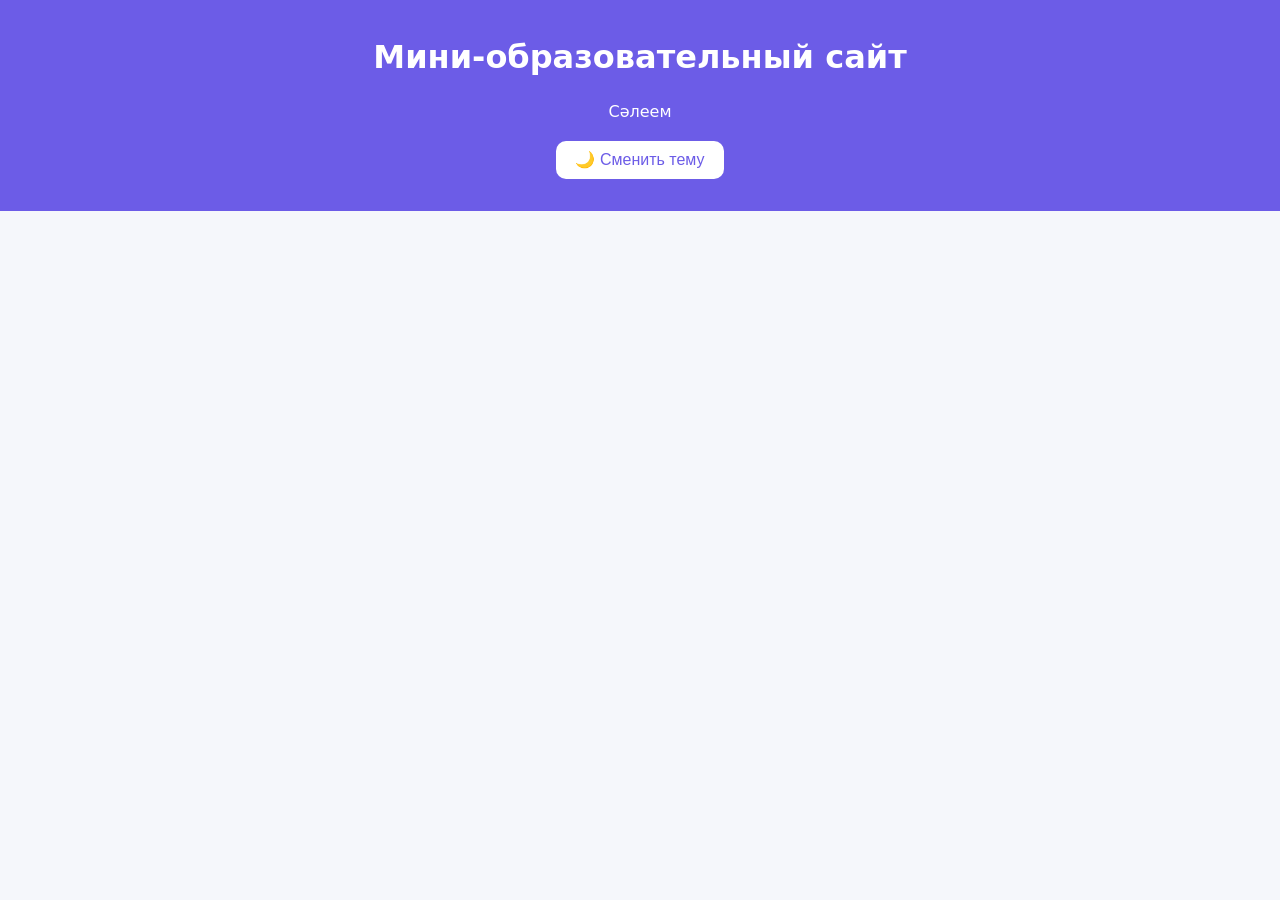
<file: index.html>
<!DOCTYPE html>
<html lang="ru">
<head>
  <meta charset="UTF-8">
  <meta name="viewport" content="width=device-width, initial-scale=1.0">
  <title>Мини-образовательный сайт</title>
  <link rel="stylesheet" href="style.css">
</head>
<body>
  <header>
    <h1>Мини-образовательный сайт</h1>
    <p>Сәлеем</p>
    <button id="theme-toggle" type="button">🌙 Сменить тему</button>
  </header>
  <script src="script.js"></script>
</body>
</html>
</file>
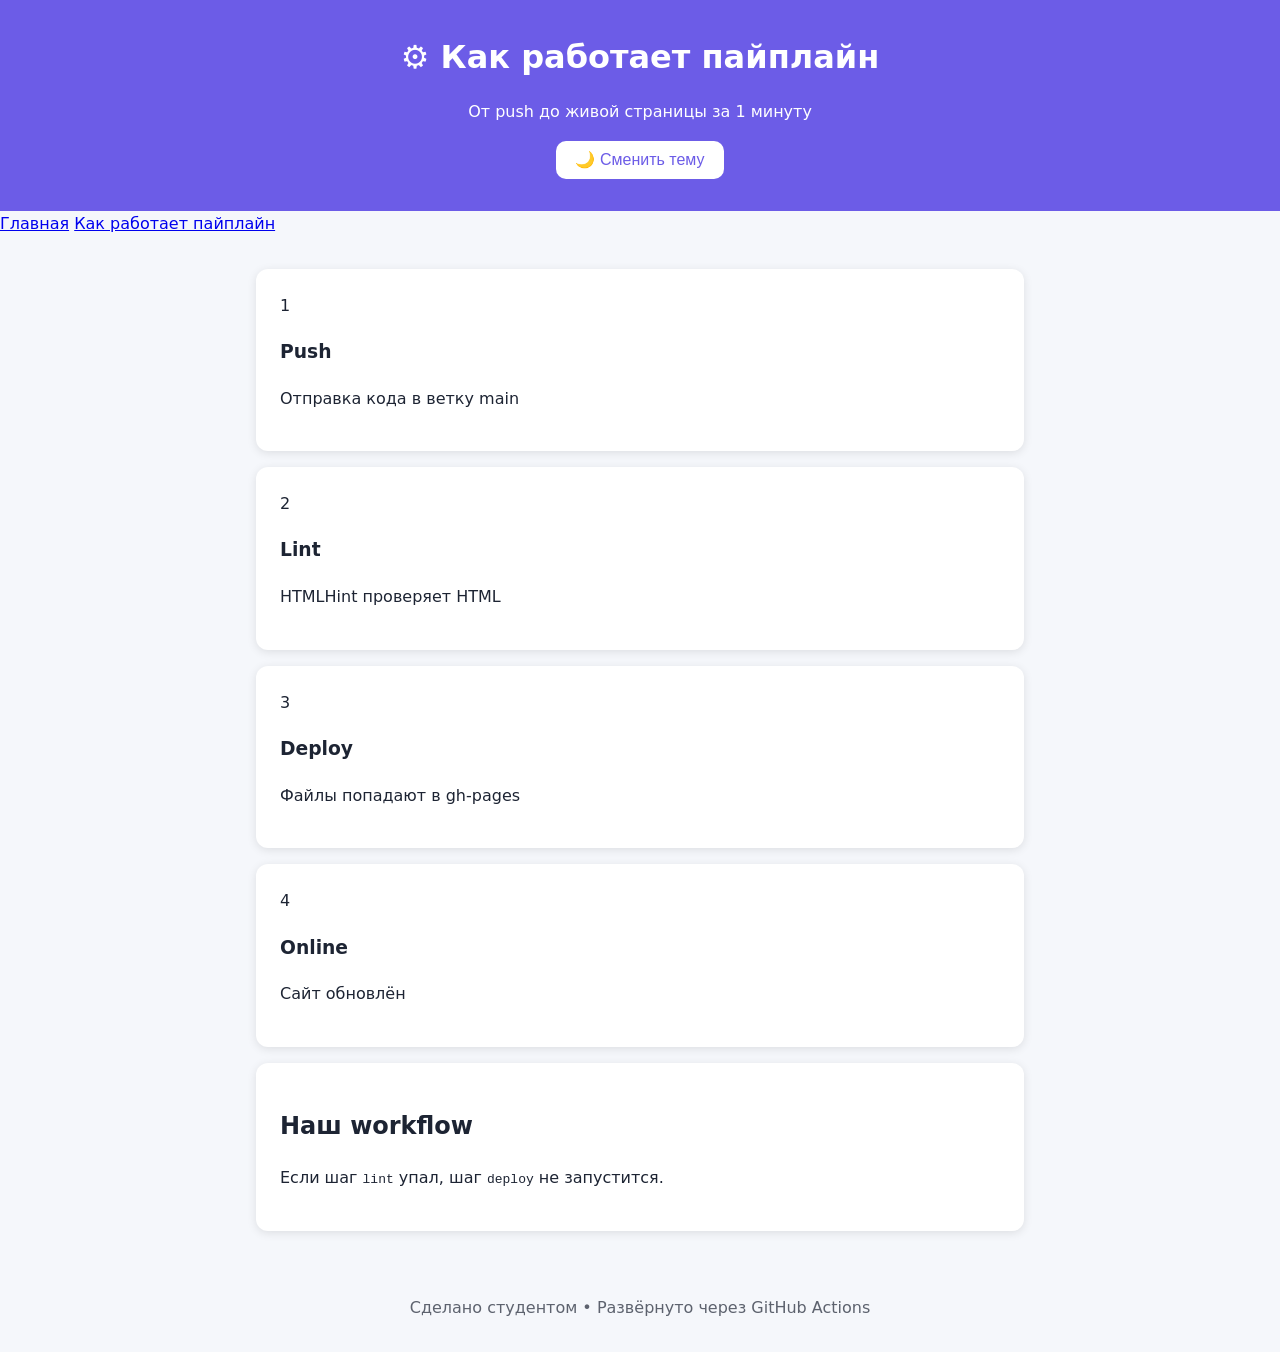
<file: pipeline.html>
<!DOCTYPE html>
<html lang="ru">
<head>
  <meta charset="UTF-8">
  <meta name="viewport" content="width=device-width, initial-scale=1.0">
  <title>Как работает пайплайн</title>
  <link rel="stylesheet" href="style.css">
</head>
<body>
  <header>
    <h1>⚙️ Как работает пайплайн</h1>
    <p>От push до живой страницы за 1 минуту</p>
    <button id="theme-toggle" type="button">🌙 Сменить тему</button>
  </header>
  <nav>
    <a href="index.html">Главная</a>
    <a class="active" href="pipeline.html">Как работает пайплайн</a>
  </nav>
  <main>
    <section class="steps">
      <div class="card step"><div class="num">1</div><h3>Push</h3><p>Отправка кода в ветку main</p></div>
      <div class="card step"><div class="num">2</div><h3>Lint</h3><p>HTMLHint проверяет HTML</p></div>
      <div class="card step"><div class="num">3</div><h3>Deploy</h3><p>Файлы попадают в gh-pages</p></div>
      <div class="card step"><div class="num">4</div><h3>Online</h3><p>Сайт обновлён</p></div>
    </section>
    <section class="card">
      <h2>Наш workflow</h2>
      <p>Если шаг <code>lint</code> упал, шаг <code>deploy</code> не запустится.</p>
    </section>
  </main>
  <footer>Сделано студентом • Развёрнуто через GitHub Actions</footer>
  <script src="script.js"></script>
</body>
</html>
</file>
<file: style.css>
:root {
  --bg: #f5f7fb;
  --card: #ffffff;
  --text: #1d2433;
  --accent: #6c5ce7;
}
[data-theme="dark"] {
  --bg: #0f1420;
  --card: #1a2133;
  --text: #e8ecf5;
  --accent: #a29bfe;
}
* { box-sizing: border-box; }
body {
  margin: 0;
  font-family: "Segoe UI", system-ui, sans-serif;
  background: var(--bg);
  color: var(--text);
  line-height: 1.6;
}
header {
  background: var(--accent);
  color: #fff;
  padding: 2rem 1rem;
  text-align: center;
}
header h1 { margin: 0 0 .5rem; }
button {
  background: #fff;
  color: var(--accent);
  border: 0;
  cursor: pointer;
  padding: .6rem 1.2rem;
  border-radius: 10px;
  font-size: 1rem;
}
main { max-width: 800px; margin: 2rem auto; padding: 0 1rem; }
.card {
  background: var(--card);
  padding: 1.5rem;
  border-radius: 12px;
  margin-bottom: 1rem;
  box-shadow: 0 2px 10px rgba(0,0,0,.1);
}
footer { text-align: center; padding: 2rem 1rem; opacity: .7; }
</file>
